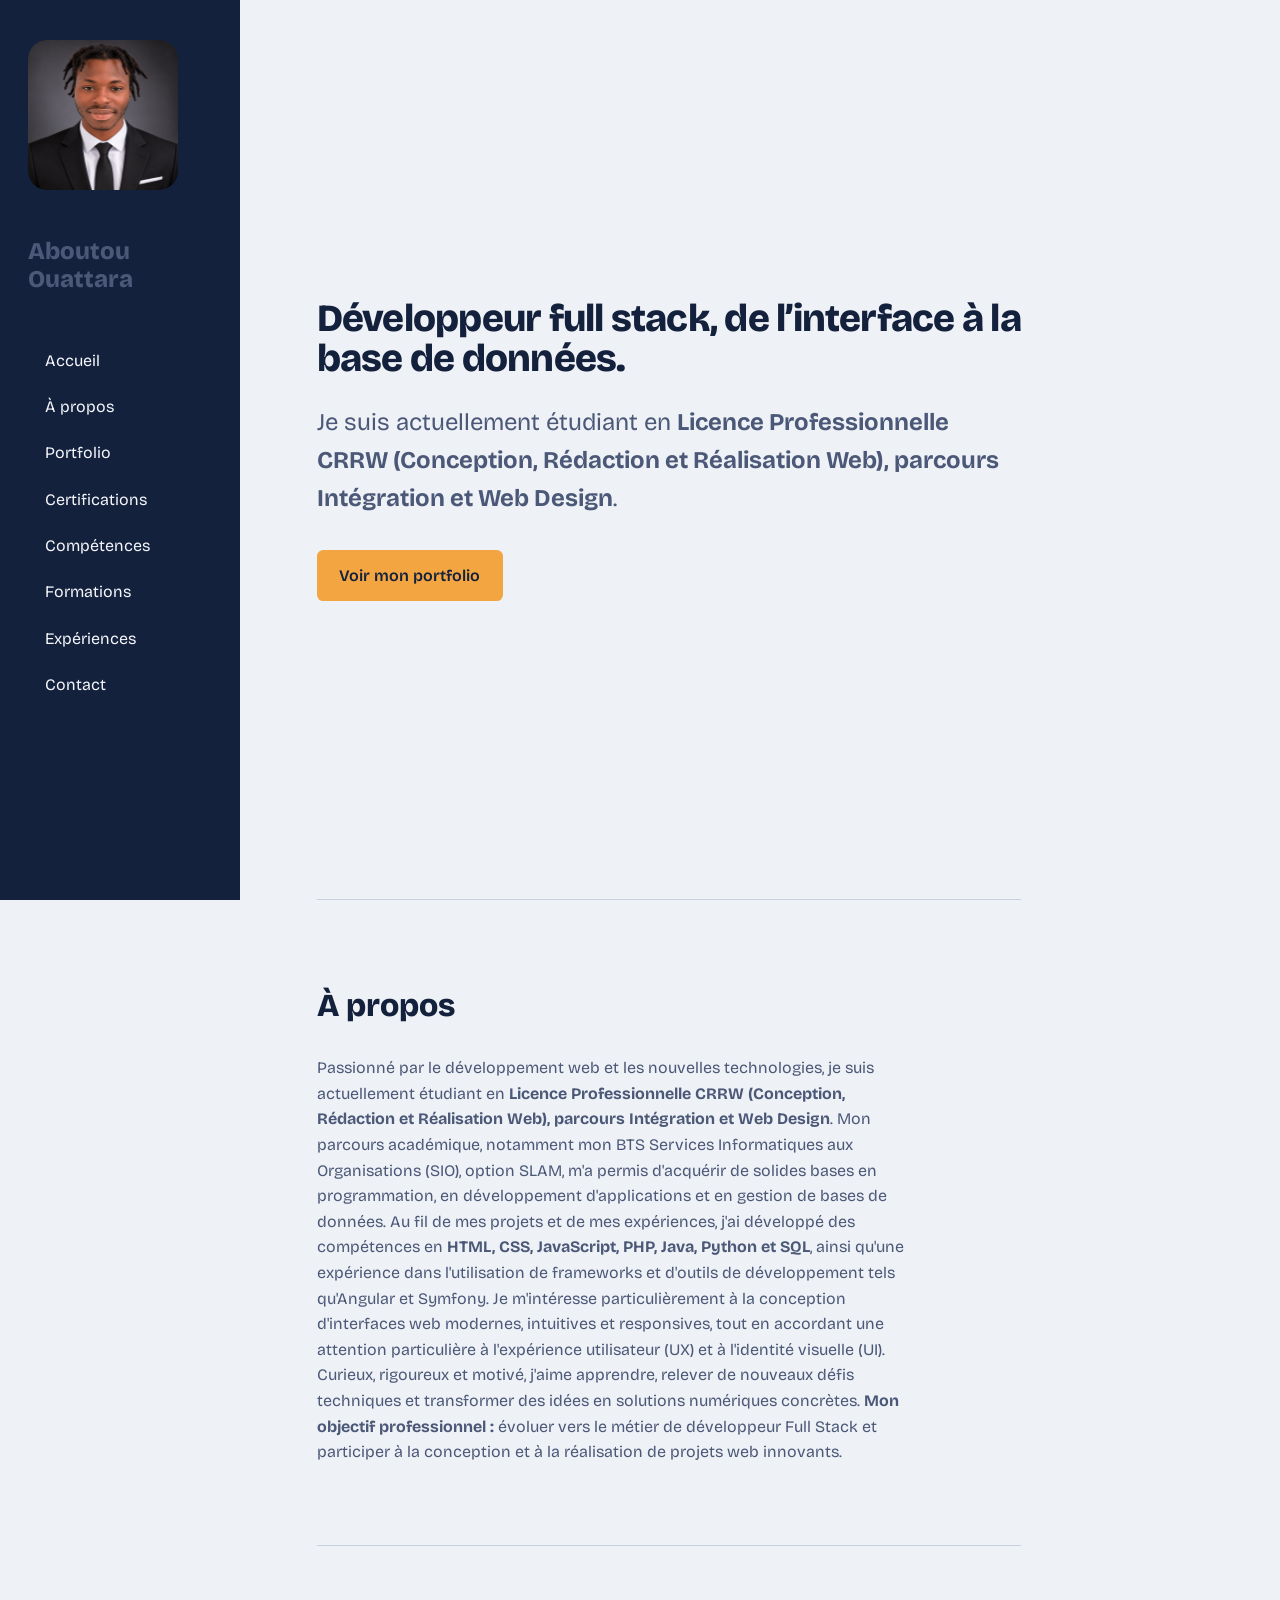
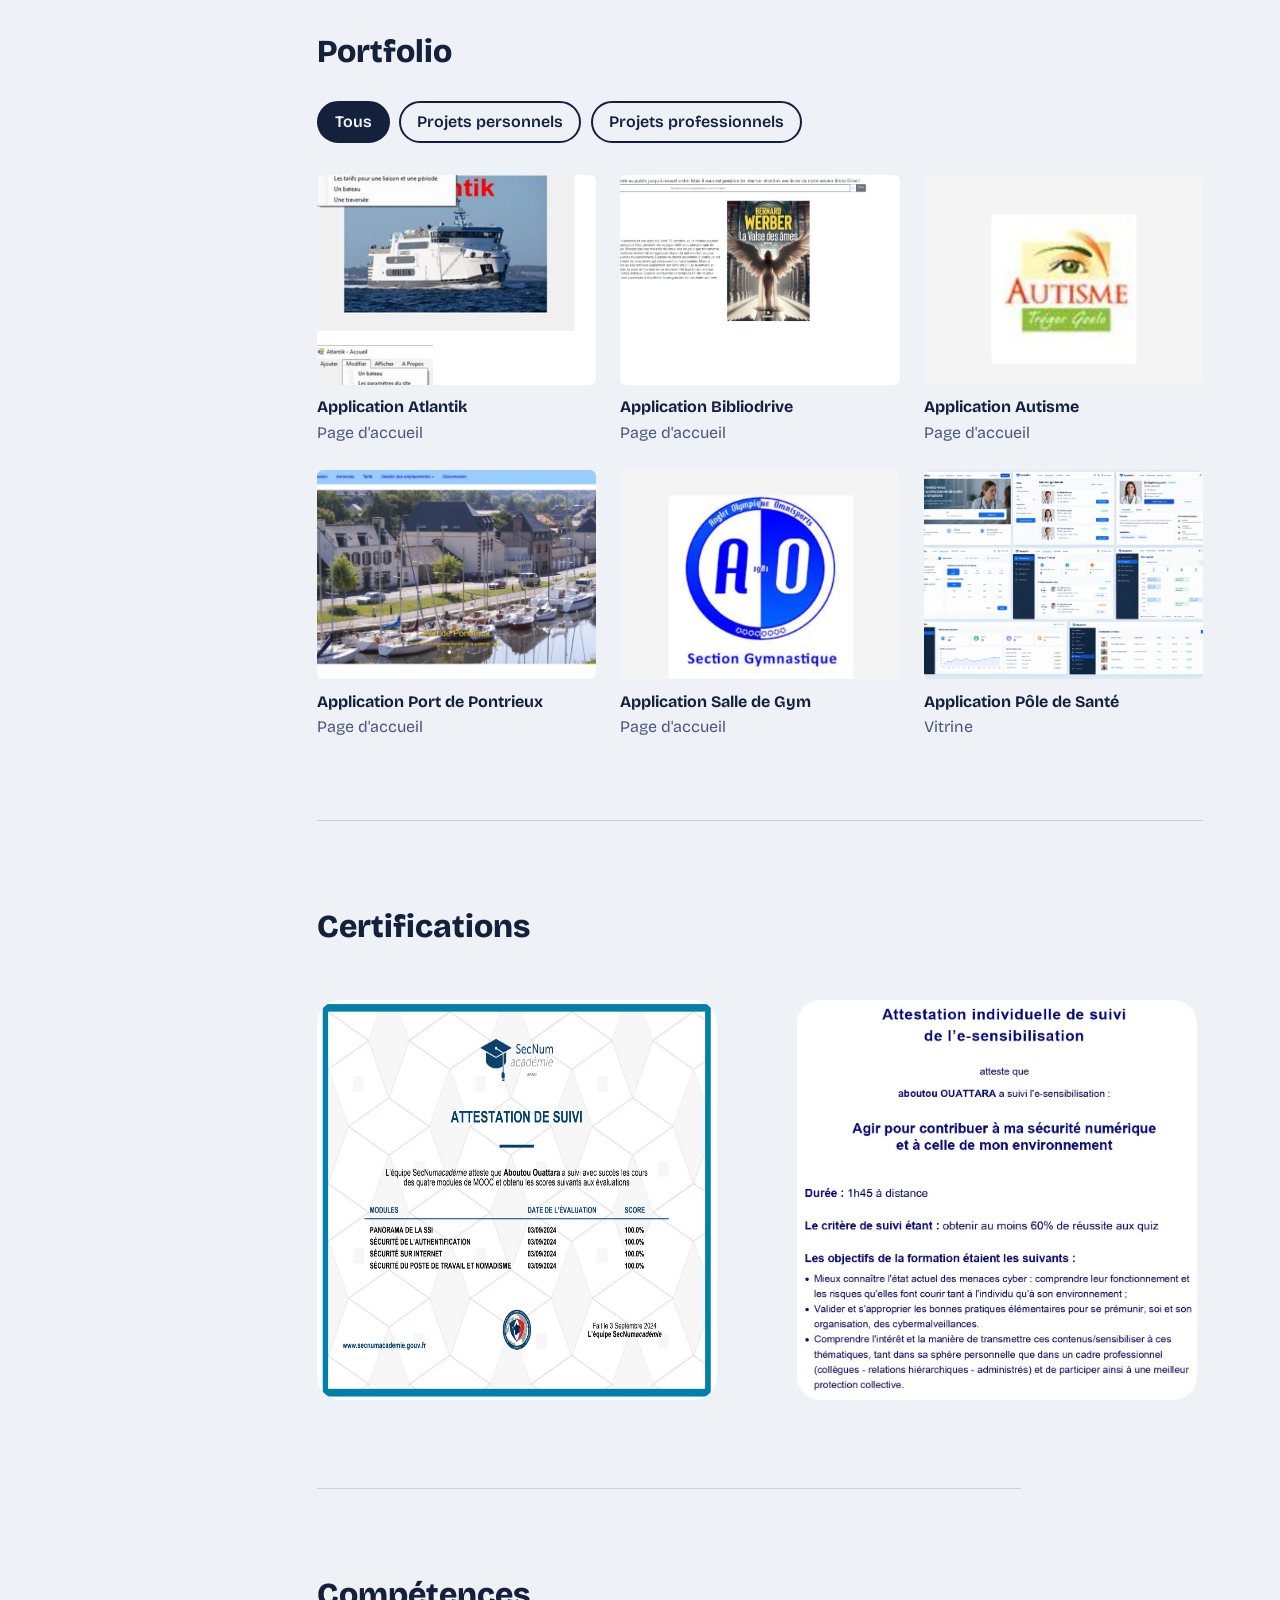
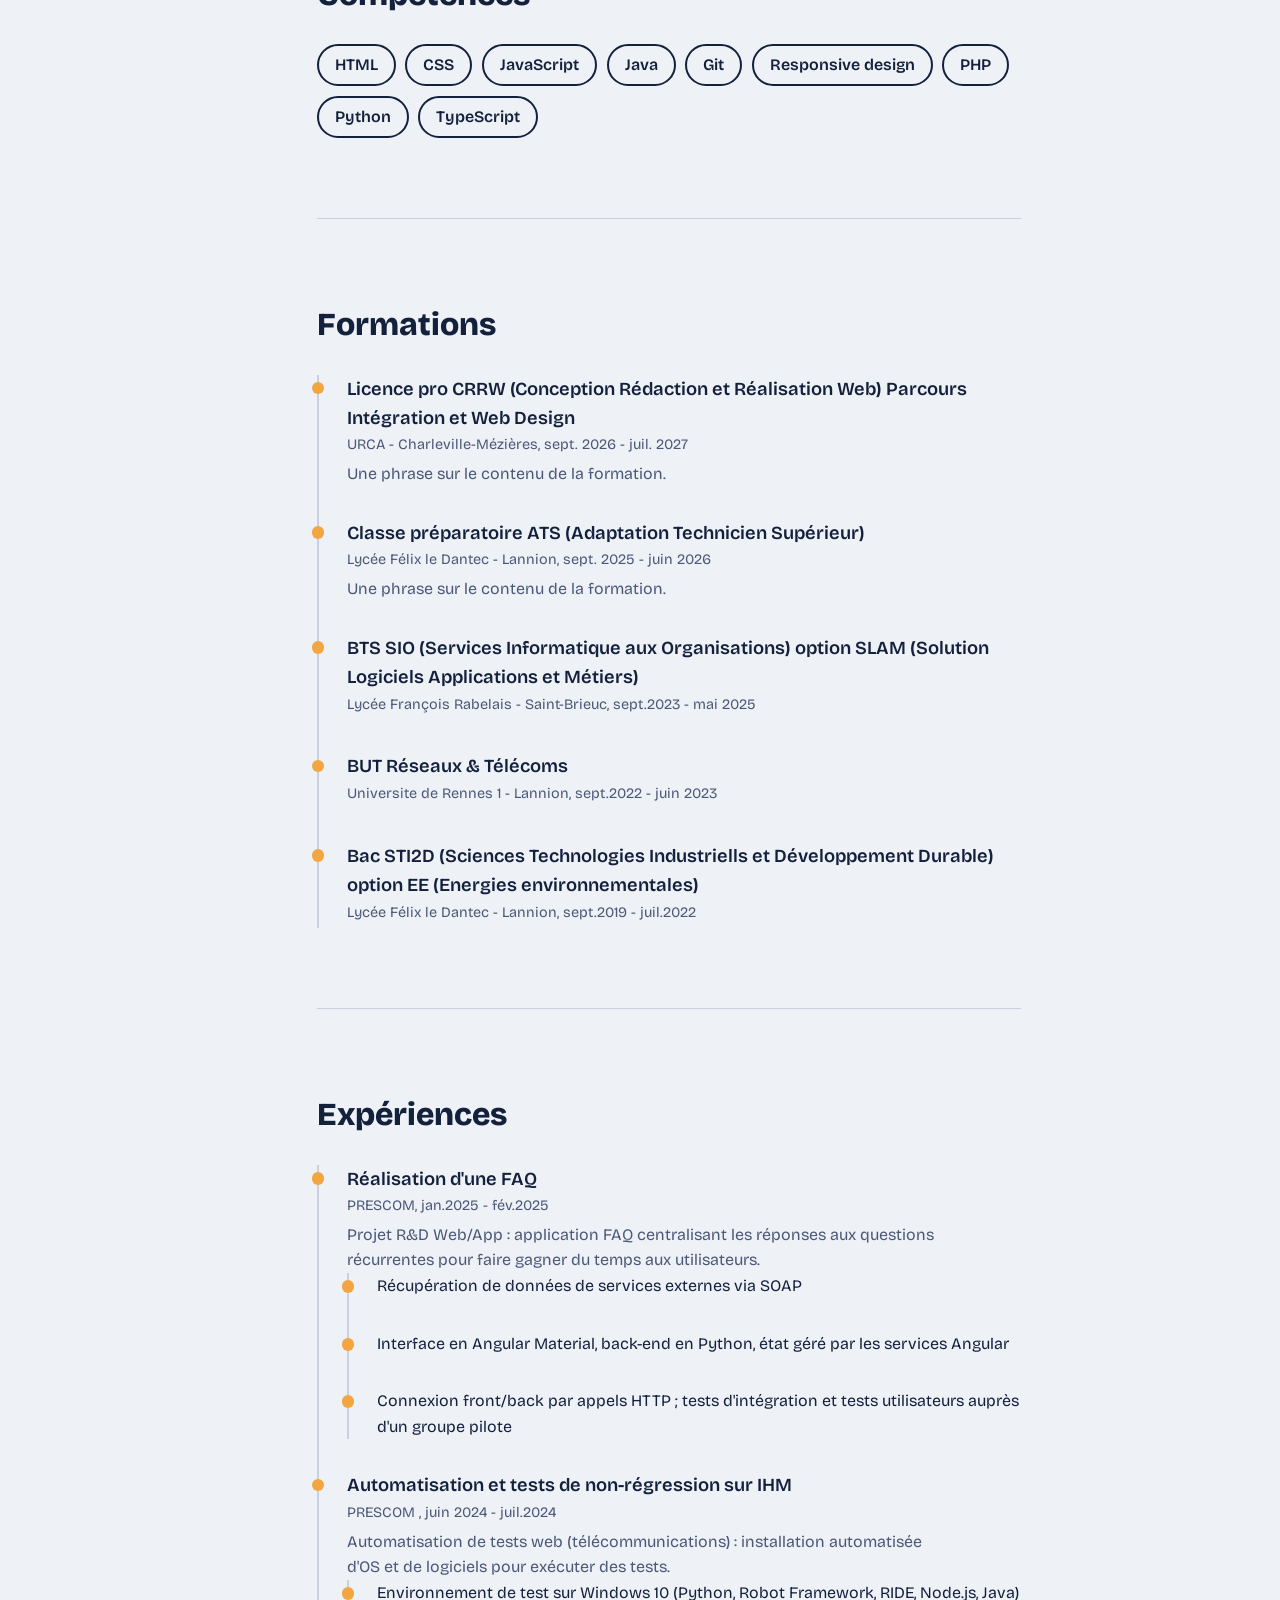
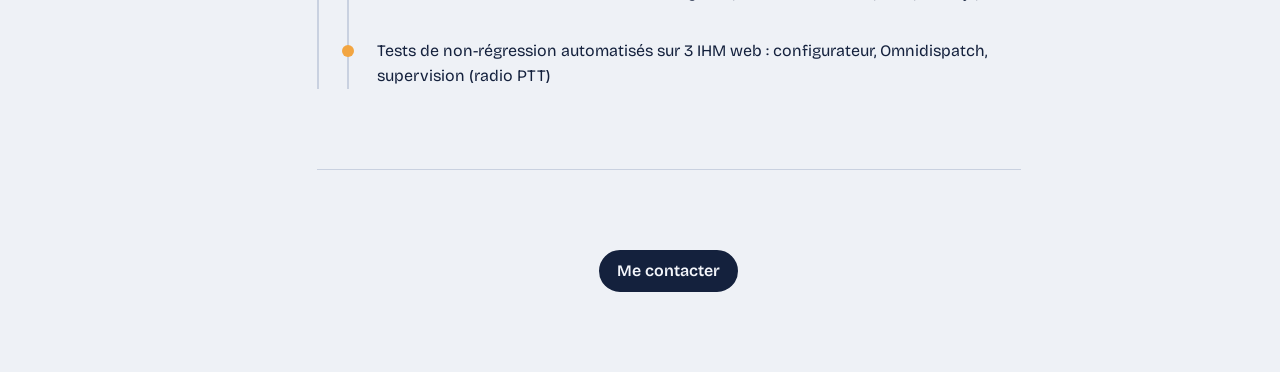
<file: index.html>
<!DOCTYPE html>
<html lang="fr">

<head>
	<meta charset="UTF-8">
	<meta name="viewport" content="width=device-width, initial-scale=1.0">
	<meta
		content="Portfolio d'ABOUTOU OUATTARA - Etudiant en Licence Pro CRRW (Conception, Rédaction et Réalisation Web) Parcous Intégration et Web Design"
		name="description">
	<meta content="ABOUTOU OUATTARA" name="author">
	<meta name="description" content="Portfolio d'Aboutou Ouattara">
	<title>Aboutou Ouattara | Portfolio</title>
	<link rel="preconnect" href="https://fonts.googleapis.com">
	<link rel="preconnect" href="https://fonts.gstatic.com" crossorigin>
	<link href="https://fonts.googleapis.com/css2?family=Bricolage+Grotesque:wght@400;600;800&display=swap"
		rel="stylesheet">
	<link rel="icon" type="image/png" href="./images/icons/7867852.png" />
	<link rel="stylesheet" href="./css/style1.css">
	<script src="./js/script.js" defer></script>
</head>

<body>
	<nav class="menu" aria-label="Navigation principale">
		<img src="./images/Portrait professionnel en costume noir.png" alt="photo professionnel" class="profil">
		<p class="menu__name">Aboutou<br>Ouattara</p>
		<ul>
			<li><a href="#accueil">Accueil</a></li>
			<li><a href="#apropos">À propos</a></li>
			<li><a href="#portfolio">Portfolio</a></li>
			<li><a href="#certifications">Certifications</a></li>
			<li><a href="#competences">Compétences</a></li>
			<li><a href="#formations">Formations</a></li>
			<li><a href="#experiences">Expériences</a></li>
			<li><a href="#contact">Contact</a></li>
		</ul>
	</nav>

	<main>
		<section id="accueil" class="hero">
			<h1>Développeur full stack, de l’interface à la base de données.</h1>
			<p>Je suis actuellement étudiant en <strong>Licence Professionnelle CRRW (Conception, Rédaction et Réalisation Web), parcours Intégration et Web Design</strong>.</p>
			<a class="button" href="#portfolio">Voir mon portfolio</a>
		</section>

		<section id="apropos">
			<h2>À propos</h2>
			<p>

				Passionné par le développement web et les nouvelles technologies, je suis actuellement étudiant en
				<strong>Licence Professionnelle CRRW (Conception, Rédaction et Réalisation Web), parcours Intégration et Web
				Design</strong>.

				Mon parcours académique, notamment mon BTS Services Informatiques aux Organisations (SIO), option SLAM,
				m'a permis d'acquérir de solides bases en programmation, en développement d'applications et en gestion
				de bases de données.

				Au fil de mes projets et de mes expériences, j'ai développé des compétences en <strong>HTML, CSS, JavaScript,
				PHP, Java, Python et SQL</strong>, ainsi qu'une expérience dans l'utilisation de frameworks et d'outils de
				développement tels qu'Angular et Symfony.

				Je m'intéresse particulièrement à la conception d'interfaces web modernes, intuitives et responsives,
				tout en accordant une attention particulière à l'expérience utilisateur (UX) et à l'identité visuelle
				(UI).

				Curieux, rigoureux et motivé, j'aime apprendre, relever de nouveaux défis techniques et transformer des
				idées en solutions numériques concrètes.

				<strong>Mon objectif professionnel : </strong>évoluer vers le métier de développeur Full Stack et participer à la
				conception et à la réalisation de projets web innovants.</p>
		</section>
		<section id="portfolio">
			<a href="portfolio.html">
				<h2>Portfolio</h2>
			</a>
			<div class="filters">
				<button type="button" data-filter="all" class="is-active">Tous</button>
				<button type="button" data-filter="personnels">Projets personnels</button>
				<button type="button" data-filter="professionnels">Projets professionnels</button>
			</div>

			<div class="projects">
				<figure class="project" data-category="professionnels">
					<a href="projets/atlantik-app1.png" class="img-pop-up">
						<img src="projets/atlantik-app1.png" alt="Application Atlantik, page d'accueil">
					</a>
					<figcaption>
						<h4>Application Atlantik</h4>
						<p>Page d'accueil</p>
					</figcaption>
				</figure>
				<figure class="project" data-category="professionnels">
					<a href="projets/bibliodrive1.png" class="img-pop-up">
						<img src="projets/bibliodrive1.png" alt="Application Bibliodrive">
					</a>
					<figcaption>
						<h4>Application Bibliodrive</h4>
						<p>Page d'accueil</p>
					</figcaption>
				</figure>
				<figure class="project" data-category="professionnels">
					<a href="projets/javaprojetAsso1.jpg">
						<img src="projets/javaprojetAsso1.jpg" alt="Application Java">
					</a>
					<figcaption>
						<h4>Application Autisme</h4>
						<p>Page d'accueil</p>
					</figcaption>
				</figure>
				<figure class="project" data-category="professionnels">
					<a href="projets/symfony1.jpg">
						<img src="projets/symfony1.jpg" alt="Application symfony">
					</a>
					<figcaption>
						<h4>Application Port de Pontrieux</h4>
						<p>Page d'accueil</p>
					</figcaption>
				</figure>
				<figure class="project" data-category="professionnels">
					<a href="projets/javaprojetGym1.jpg">
						<img src="projets/javaprojetGym1.jpg" alt="Application Java">
					</a>
					<figcaption>
						<h4>Application Salle de Gym</h4>
						<p>Page d'accueil</p>
					</figcaption>
				</figure>
				<figure class="project" data-category="personnels">
					<a href="projets/maquette.png">
						<img src="projets/maquette.png" alt="Application CodeIgniter4">
					</a>
					<figcaption>
						<h4>Application Pôle de Santé</h4>
						<p>Vitrine</p>
					</figcaption>
				</figure>
			</div>
		</section>
		<section id="certifications">
			<h2>Certifications</h2>
			<div class="mes-certifs">
				<figure>
					<a href="certifications/attestationsecnum_page-0001.jpg">
						<img src="certifications/attestationsecnum_page-0001.jpg" alt="Certifications MOOC">
					</a>
				</figure>
				<figure>
					<a href="certifications/AttestationSensCyber.jpg">
						<img src="certifications/AttestationSensCyber.jpg" alt="Attestation sens cyber">
					</a>
				</figure>
			</div>
		</section>
		</section>
		<section id="competences">
			<h2>Compétences</h2>
			<ul class="tags">
				<li>HTML</li>
				<li>CSS</li>
				<li>JavaScript</li>
				<li>Java</li>
				<li>Git</li>
				<li>Responsive design</li>
				<li>PHP</li>
				<li>Python</li>
				<li>TypeScript</li>
			</ul>
		</section>

		<section id="formations">
			<h2>Formations</h2>
			<ol class="timeline">
				<li>
					<h3>Licence pro CRRW (Conception Rédaction et Réalisation Web) Parcours Intégration et Web Design
					</h3>
					<p class="meta">URCA - Charleville-Mézières, sept. 2026 - juil. 2027</p>
					<p>Une phrase sur le contenu de la formation.</p>
				</li>
				<li>
					<h3>Classe préparatoire ATS (Adaptation Technicien Supérieur)</h3>
					<p class="meta">Lycée Félix le Dantec - Lannion, sept. 2025 - juin 2026</p>
					<p>Une phrase sur le contenu de la formation.</p>
				</li>
				<li>
					<h3>BTS SIO (Services Informatique aux Organisations) option SLAM (Solution Logiciels Applications
						et Métiers)</h3>
					<p class="meta">Lycée François Rabelais - Saint-Brieuc, sept.2023 - mai 2025</p>
				</li>
				<li>
					<h3>BUT Réseaux & Télécoms</h3>
					<p class="meta">Universite de Rennes 1 - Lannion, sept.2022 - juin 2023</p>
				</li>
				<li>
					<h3>Bac STI2D (Sciences Technologies Industriells et Développement Durable) option EE (Energies
						environnementales)</h3>
					<p class="meta">Lycée Félix le Dantec - Lannion, sept.2019 - juil.2022</p>
				</li>
			</ol>
		</section>

		<section id="experiences">
			<h2>Expériences</h2>
			<ol class="timeline">
				<li>
					<h3>Réalisation d'une FAQ</h3>
					<p class="meta">PRESCOM, jan.2025 - fév.2025</p>
					<p>Projet R&D Web/App : application FAQ centralisant les réponses aux questions récurrentes pour
						faire gagner du temps aux utilisateurs.</p>
					<ol class="timeline">
						<li>Récupération de données de services externes via SOAP</li>
						<li>Interface en Angular Material, back-end en Python, état géré par les services Angular</li>
						<li>Connexion front/back par appels HTTP ; tests d'intégration et tests utilisateurs auprès d'un
							groupe pilote</li>
					</ol>
				</li>
				<li>
					<h3>Automatisation et tests de non-régression sur IHM</h3>
					<p class="meta">PRESCOM , juin 2024 - juil.2024</p>
					<p>Automatisation de tests web (télécommunications) : installation automatisée d'OS et de logiciels
						pour exécuter des tests.</p>
					<ol class="timeline">
						<li>Environnement de test sur Windows 10 (Python, Robot Framework, RIDE, Node.js, Java)</li>
						<li>Tests de non-régression automatisés sur 3 IHM web : configurateur, Omnidispatch, supervision
							(radio PTT)</li>
					</ol>
				</li>
			</ol>
		</section>
		<section id="contact">
			<a href="contact.html" class="contacter">Me contacter</a>
		</section>
	</main>
</body>

</html>
</file>
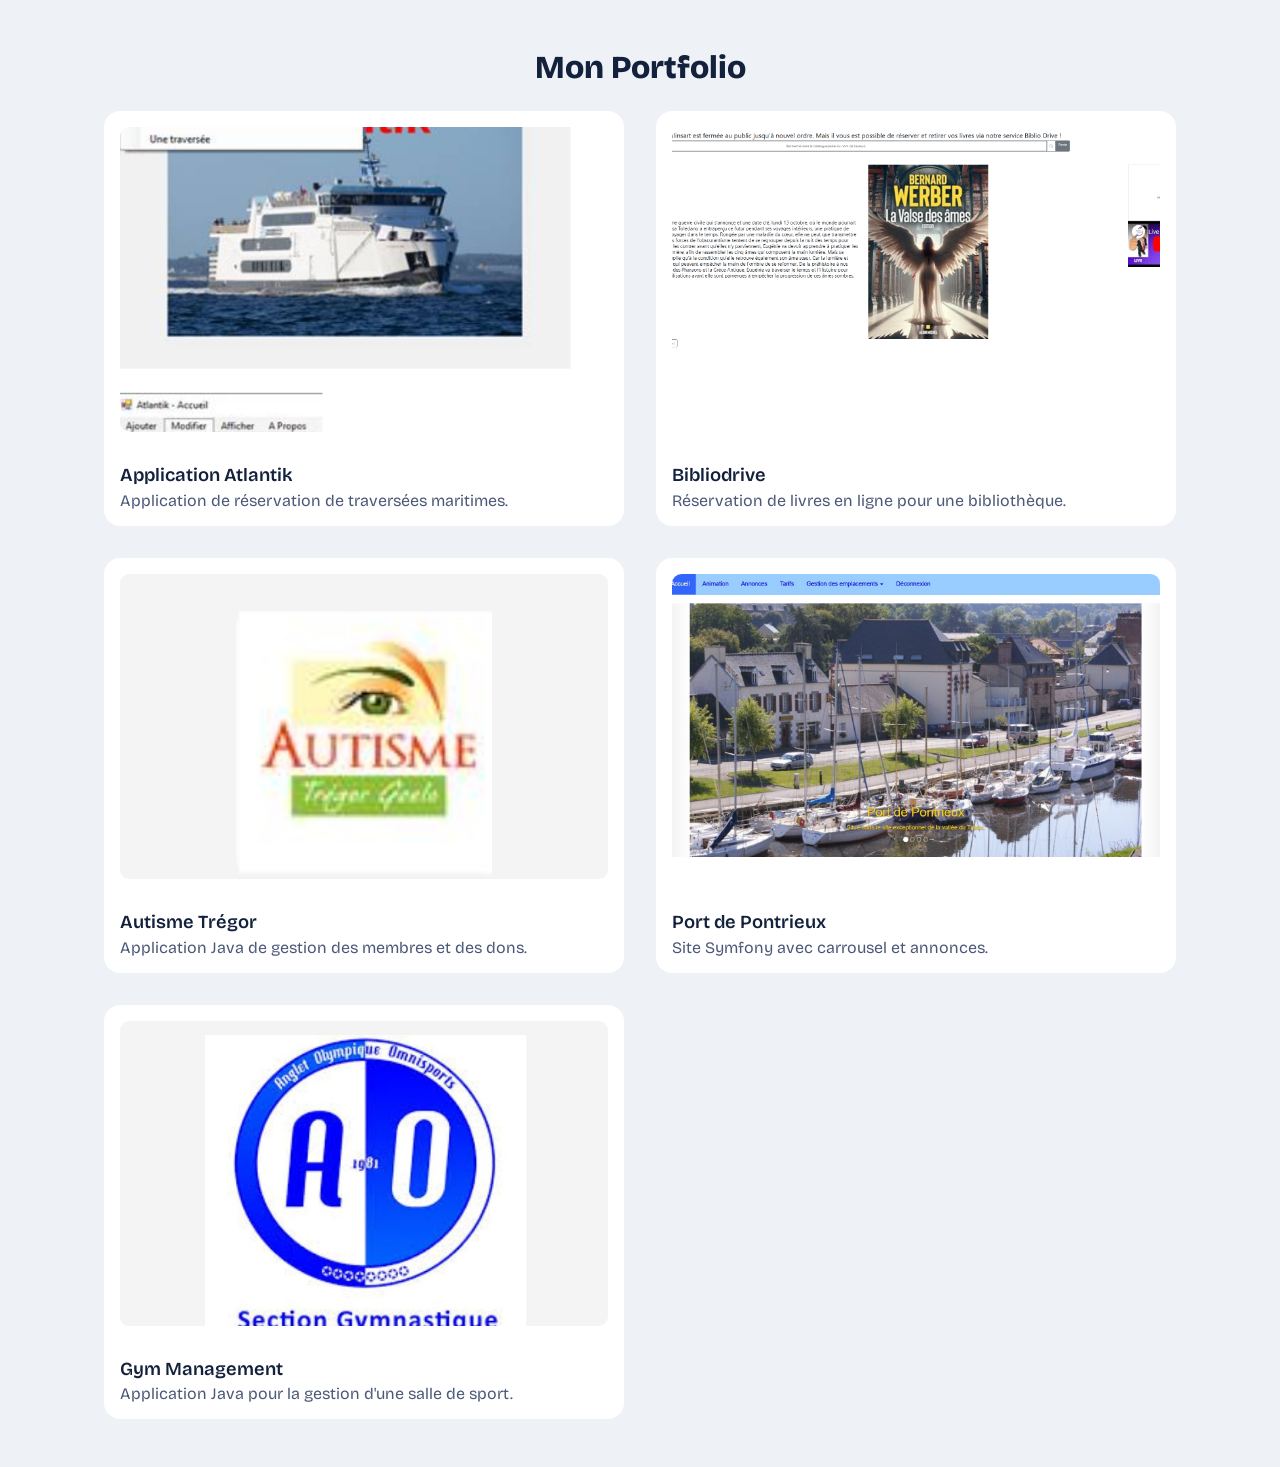
<file: portfolio.html>
<!DOCTYPE html>
<html lang="en">

<head>
    <meta charset="UTF-8">
    <meta name="viewport" content="width=device-width, initial-scale=1.0">
    <link rel="stylesheet" href="./css/style3.css">
    <link rel="preconnect" href="https://fonts.googleapis.com">
    <link rel="preconnect" href="https://fonts.gstatic.com" crossorigin>
    <link rel="icon" type="image/png" href="./images/icons/7867852.png" />
    <link href="https://fonts.googleapis.com/css2?family=Bricolage+Grotesque:wght@400;600;800&display=swap"
        rel="stylesheet">
    <title>Portfolio</title>
</head>

<body>
    <main>
        <h2>Mon Portfolio</h2>
        <section>
            <div>
                <div class="galerie">
                    <img src="projets/atlantik-app1.png" alt="Atlantik, page d'accueil">
                    <img src="projets/atlantik-app2.jpg" alt="Atlantik, détail d'une réservation">
                    <img src="projets/atlantik-app3.jpg" alt="Atlantik, traversées d'une liaison">
                    <img src="projets/atlantik-app4.jpg" alt="Atlantik, page de contact">
                </div>
                <h3>Application Atlantik</h3>
                <p>Application de réservation de traversées maritimes.</p>
            </div>
            <div>
                <div class="galerie">
                    <img src="projets/bibliodrive1.png" alt="Application Bibliodrive, description d'un livre">
                    <img src="projets/bibliodrive2.png" alt="Application Bibliodrive, page de réservation d'un livre">
                    <img src="projets/bibliodrive3.png"
                        alt="Application Bibliodrive, page de confirmation de réservation">
                </div>
                <h3>Bibliodrive</h3>
                <p>Réservation de livres en ligne pour une bibliothèque.</p>
            </div>
            <div>
                <div class="galerie">
                    <img src="projets/javaprojetAsso1.jpg" alt="Application Java pour l'association Autisme Trégor">
                    <img src="projets/javaprojetAsso2.jpg" alt="Application Java pour l'association Autisme Trégor">
                    <img src="projets/javaprojetAsso3.jpg" alt="Application Java pour l'association Autisme Trégor">
                    <img src="projets/javaprojetAsso4.jpg" alt="Application Java pour l'association Autisme Trégor">
                </div>
                <h3>Autisme Trégor</h3>
                <p>Application Java de gestion des membres et des dons.</p>
            </div>
            <div>
                <div class="galerie">
                    <img src="projets/symfony1.jpg" alt="Application Symfony du port de Pontrieux">
                    <img src="projets/symfony2.jpg" alt="Application Symfony du port de Pontrieux">
                </div>
                <h3>Port de Pontrieux</h3>
                <p>Site Symfony avec carrousel et annonces.</p>
            </div>
            <div>
                <div class="galerie">
                    <img src="projets/javaprojetGym1.jpg" alt="Application Java pour la gestion d'une salle de sport">
                </div>
                <h3>Gym Management</h3>
                <p>Application Java pour la gestion d'une salle de sport.</p>
            </div>
        </section>
    </main>
</body>

</html>
</file>
<file: css/style1.css>
:root {
    --bg: #eef1f6;
    --ink: #14213d;
    --muted: #4b5877;
    --side: #14213d;
    --side-text: #f4f6fb;
    --accent: #f2a541;
    --line: #c9d1e0;
    --side-width: 15rem;
}

* {
    margin: 0;
    padding: 0;
    box-sizing: border-box;
}

html {
    scroll-behavior: smooth;
}

body {
    min-height: 100vh;
    display: flex;
    background: var(--bg);
    color: var(--ink);
    font-family: 'Bricolage Grotesque', 'Franklin Gothic Medium', Arial, sans-serif;
    line-height: 1.6;
}
.profil{
    width: 150px;
    height: 150px;
    border-radius: 1.2rem;
}


#portfolio {
    max-width: 70rem;
}
#portfolio a{
    text-decoration: none;
    color: inherit;
}

.filters {
    display: flex;
    flex-wrap: wrap;
    gap: 0.6rem;
    margin-bottom: 2rem;
}

.filters button {
    font: inherit;
    font-weight: 600;
    padding: 0.4rem 1rem;
    border: 2px solid var(--ink);
    border-radius: 2rem;
    background: transparent;
    color: var(--ink);
    cursor: pointer;
}

.filters button:hover,
.filters button.is-active {
    background: var(--ink);
    color: var(--side-text);
}

.projects {
    display: grid;
    grid-template-columns: repeat(auto-fill, minmax(15rem, 1fr));
    gap: 1.5rem;
}

.project[hidden] {
    display: none;
}

.project img {
    display: block;
    width: 100%;
    aspect-ratio: 4 / 3;
    object-fit: cover;
    border-radius: 0.4rem;
}

.project h4 {
    margin-top: 0.6rem;
}
#certifications{
    display: grid;
    grid-template-rows: 1fr;
    row-gap: 1.5rem;
    gap: 1.5rem;
    
}
.mes-certifs{
    display: grid;
    grid-template-columns: repeat(2,1fr);
    gap: 5rem;
}
.mes-certifs img{
   width: 400px;
   height: 400px;
   border-radius: 1.5rem;
}

/* Menu latéral */
.menu {
    position: sticky;
    top: 0;
    height: 100vh;
    width: var(--side-width);
    flex-shrink: 0;
    display: flex;
    flex-direction: column;
    gap: 3rem;
    padding: 2.5rem 1.75rem;
    background: var(--side);
    color: var(--side-text);
}

.menu__name {
    font-size: 1.5rem;
    font-weight: 800;
    line-height: 1.15;
}

.menu ul {
    list-style-type: none;
    display: flex;
    flex-direction: column;
    gap: 0.5rem;
}

.menu a {
    display: block;
    padding: 0.4rem 0 0.4rem 0.9rem;
    border-left: 3px solid transparent;
    color: var(--side-text);
    text-decoration: none;
}

.menu a:hover,
.menu a:focus-visible {
    border-left-color: var(--accent);
    outline: none;
}

/* Contenu */
main {
    flex: 1;
    min-width: 0;
    padding: 0 clamp(1.5rem, 6vw, 5rem);
}

section {
    max-width: 44rem;
    padding: 5rem 0;
    border-bottom: 1px solid var(--line);
    scroll-margin-top: 1rem;
}

section:last-child {
    border-bottom: none;
}

h1 {
    font-size: clamp(0.5rem, 3vw, 2.5rem);
    font-weight: 800;
    line-height: 1.05;
    letter-spacing: -0.02em;
    margin-bottom: 1.5rem;
}

h2 {
    font-size: 2rem;
    font-weight: 800;
    margin-bottom: 1.5rem;
}

h3 {
    font-size: 1.15rem;
    font-weight: 600;
}

p {
    color: var(--muted);
    max-width: 60ch;
}

.hero {
    min-height: 100vh;
    display: flex;
    flex-direction: column;
    justify-content: center;
    align-items: flex-start;
}

.hero p {
    font-size: 1.5rem;
    margin-bottom: 2rem;
}

.button {
    display: inline-block;
    padding: 0.8rem 1.4rem;
    background: var(--accent);
    color: var(--ink);
    font-weight: 600;
    text-decoration: none;
    border-radius: 0.4rem;
}

.button:hover {
    background: var(--ink);
    color: var(--side-text);
}

/* Compétences */
.tags {
    list-style: none;
    display: flex;
    flex-wrap: wrap;
    gap: 0.6rem;
}

.tags li {
    padding: 0.4rem 1rem;
    border: 2px solid var(--ink);
    border-radius: 2rem;
    font-weight: 600;
}

/* Formations et expériences */
.timeline {
    list-style: none;
    border-left: 2px solid var(--line);
    display: flex;
    flex-direction: column;
    gap: 2rem;
}

.timeline li {
    position: relative;
    padding-left: 1.75rem;
}

.timeline li::before {
    content: "";
    position: absolute;
    left: -0.45rem;
    top: 0.45rem;
    width: 0.8rem;
    height: 0.8rem;
    border-radius: 50%;
    background: var(--accent);
}

.meta {
    font-size: 0.9rem;
    margin-bottom: 0.3rem;
}

a:focus-visible {
    outline: 3px solid var(--accent);
    outline-offset: 3px;
}

/* Mobile : le menu passe en haut */
@media (max-width: 760px) {
    body {
        flex-direction: column;
    }

    .menu {
        width: 100%;
        height: auto;
        z-index: 10;
        flex-direction: row;
        align-items: center;
        justify-content: space-between;
        gap: 1rem;
        padding: 0.75rem 1rem;
        overflow-x: auto;
    }

    .menu__name {
        display: none;
    }

    .menu ul {
        flex-direction: row;
        gap: 0.25rem;
    }

    .menu a {
        padding: 0.4rem 0.7rem;
        border-left: none;
        border-bottom: 3px solid transparent;
        white-space: nowrap;
    }

    .menu a:hover,
    .menu a:focus-visible {
        border-bottom-color: var(--accent);
    }

    section {
        padding: 3rem 0;
        scroll-margin-top: 4rem;
    }

    .hero {
        min-height: 80vh;
    }
}

/********Contact************************************/
#contact{
    display: flex;
    justify-content: center;
    align-items: center;
    width: 100%;
    height: auto;
}
.contacter{
    font: inherit;
    font-weight: 600;
    padding: 0.4rem 1rem;
    border: 2px solid var(--ink);
    border-radius: 2rem;
    background: transparent;
    color: var(--ink);
    cursor: pointer;
}
#contact a{
    text-decoration: none;
    color: inherit;
    text-align: center;
    background: var(--ink);
    color: var(--side-text);
}
@media (prefers-reduced-motion: reduce) {
    html {
        scroll-behavior: auto;
    }
}
</file>
<file: css/style3.css>
:root {
    --bg: #eef1f6;
    --ink: #14213d;
    --muted: #4b5877;
}

* {
    margin: 0;
    padding: 0;
    box-sizing: border-box;
}

body {
    min-height: 100vh;
    background-color: var(--bg);
    color: var(--ink);
    font-family: 'Bricolage Grotesque', Arial, sans-serif;
}

body > main {
    max-width: 70rem;
    margin: 0 auto;
    padding: 3rem 1.5rem;
}

body > main > h2 {
    font-size: 2rem;
    font-weight: 800;
    margin-bottom: 2rem;
}

body > main > section {
    display: grid;
    grid-template-columns: repeat(2, 1fr);
    gap: 2rem;
}

body > main > section > div {
    background-color: white;
    padding: 1rem;
    border-radius: 1rem;
}

body > main > section > div img {
    display: block;
    width: 100%;
    aspect-ratio: 16 / 10;
    object-fit: cover;
    border-radius: 0.6rem;
    margin-bottom: 1rem;
}
.galerie {
    display: flex;
    gap: 0.75rem;
    overflow-x: auto;
    scroll-snap-type: x mandatory;
    margin-bottom: 1rem;
}

.galerie img {
    flex: 0 0 100%;
    scroll-snap-align: start;
    display: block;
    aspect-ratio: 16 / 10;
    object-fit: cover;
    border-radius: 0.6rem;
}

body > main > section > div h3 {
    font-size: 1.15rem;
    font-weight: 600;
    margin-bottom: 0.3rem;
}

body > main > section > div p {
    color: var(--muted);
}
body > main h2{
    text-align: center;
    font-size: 2rem;
    font-weight: 800;
    margin-bottom: 1.5rem;
}

@media (max-width: 600px) {
    body > main > section {
        grid-template-columns: 1fr;
    }
}
</file>
